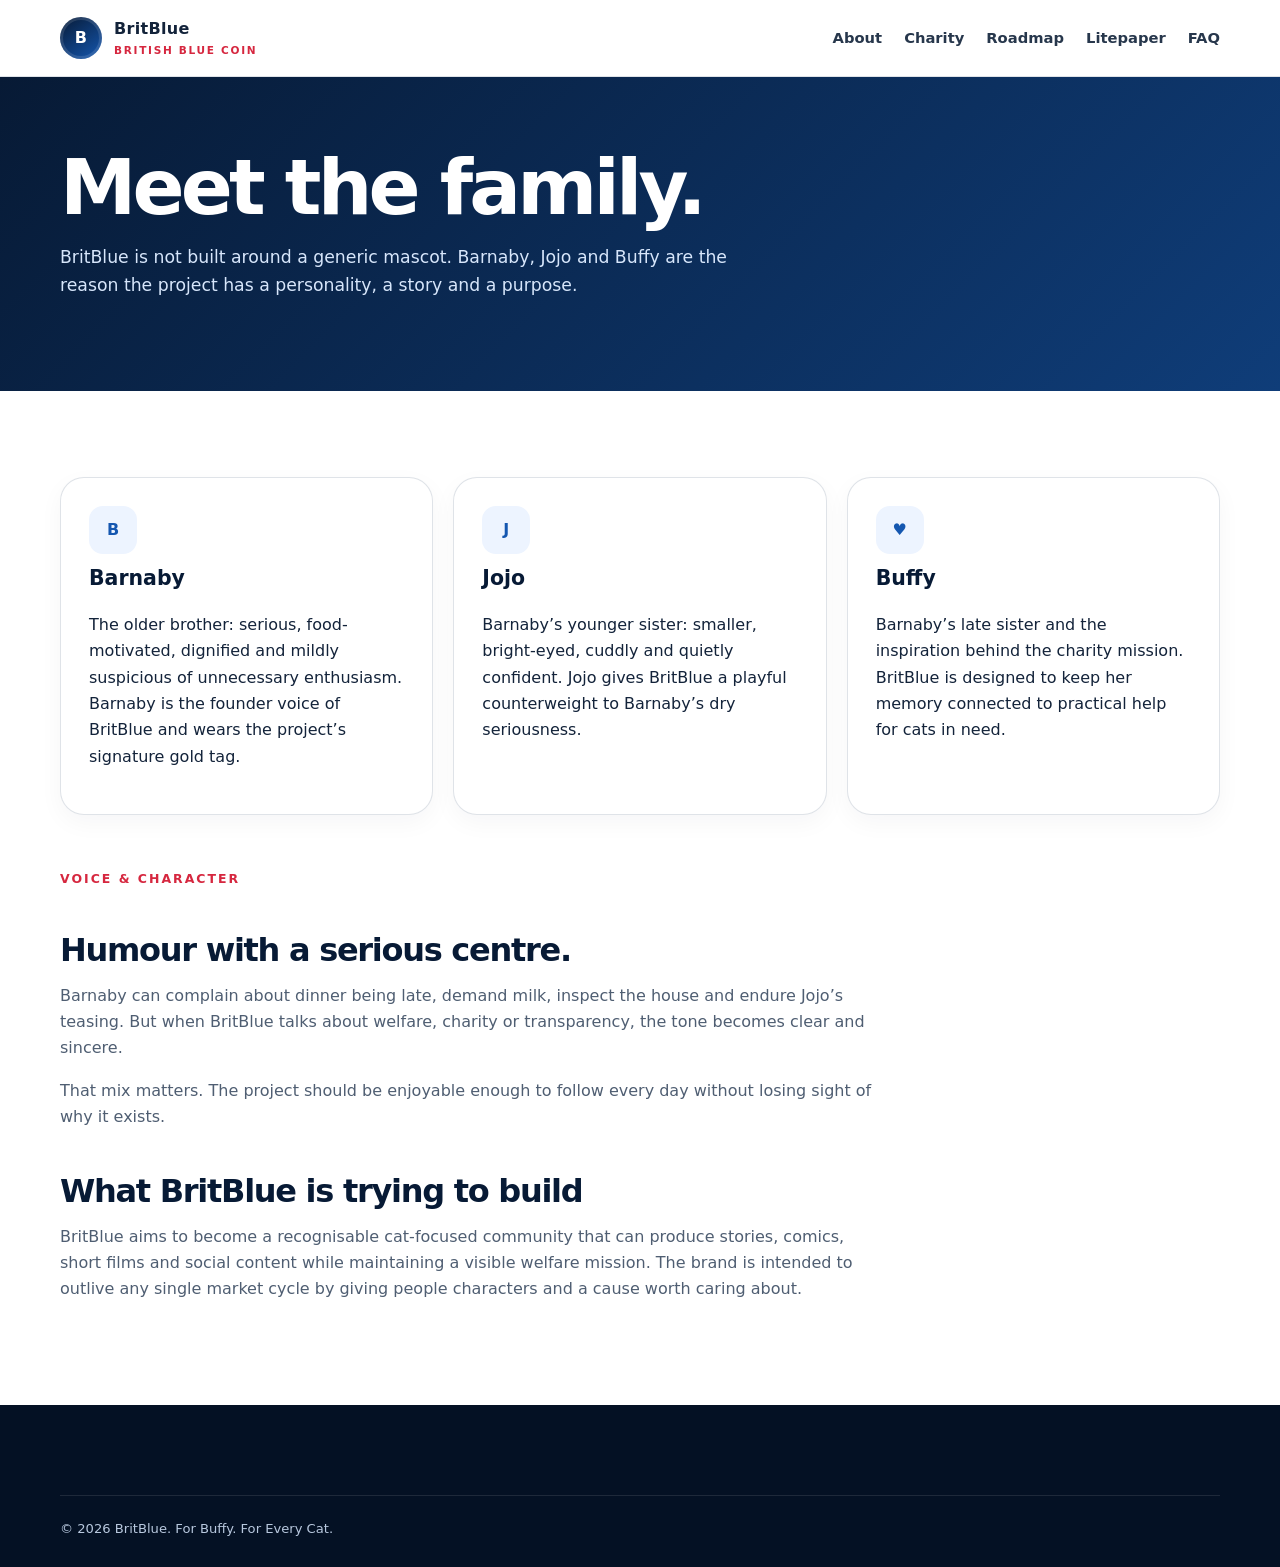
<file: about.html>
<!doctype html><html lang="en"><head><meta charset="utf-8"><meta name="viewport" content="width=device-width,initial-scale=1"><title>About — BritBlue</title><meta name="description" content="Meet Barnaby and Jojo and learn the story behind BritBlue."><link rel="stylesheet" href="styles.css"></head><body><header class="site-header"><div class="wrap nav"><a class="brand" href="index.html"><span class="brand-mark">B</span><span>BritBlue<small>British Blue Coin</small></span></a><button class="menu-btn" aria-label="Open menu">☰</button><nav class="links"><a href="about.html">About</a><a href="charity.html">Charity</a><a href="roadmap.html">Roadmap</a><a href="litepaper.html">Litepaper</a><a href="faq.html">FAQ</a></nav></div></header><main><section class="page-hero"><div class="wrap"><h1>Meet the family.</h1><p>BritBlue is not built around a generic mascot. Barnaby, Jojo and Buffy are the reason the project has a personality, a story and a purpose.</p></div></section><section class="section"><div class="wrap"><div class="grid-3"><article class="card"><div class="icon">B</div><h3>Barnaby</h3><p>The older brother: serious, food-motivated, dignified and mildly suspicious of unnecessary enthusiasm. Barnaby is the founder voice of BritBlue and wears the project’s signature gold tag.</p></article><article class="card"><div class="icon">J</div><h3>Jojo</h3><p>Barnaby’s younger sister: smaller, bright-eyed, cuddly and quietly confident. Jojo gives BritBlue a playful counterweight to Barnaby’s dry seriousness.</p></article><article class="card"><div class="icon">♥</div><h3>Buffy</h3><p>Barnaby’s late sister and the inspiration behind the charity mission. BritBlue is designed to keep her memory connected to practical help for cats in need.</p></article></div><div class="prose" style="margin-top:54px"><div class="kicker">Voice & character</div><h2>Humour with a serious centre.</h2><p>Barnaby can complain about dinner being late, demand milk, inspect the house and endure Jojo’s teasing. But when BritBlue talks about welfare, charity or transparency, the tone becomes clear and sincere.</p><p>That mix matters. The project should be enjoyable enough to follow every day without losing sight of why it exists.</p><h2>What BritBlue is trying to build</h2><p>BritBlue aims to become a recognisable cat-focused community that can produce stories, comics, short films and social content while maintaining a visible welfare mission. The brand is intended to outlive any single market cycle by giving people characters and a cause worth caring about.</p></div></div></section></main><footer class="footer"><div class="wrap"><div class="footer-bottom">© <span data-year></span> BritBlue. For Buffy. For Every Cat.</div></div></footer><script src="script.js"></script></body></html>
</file>
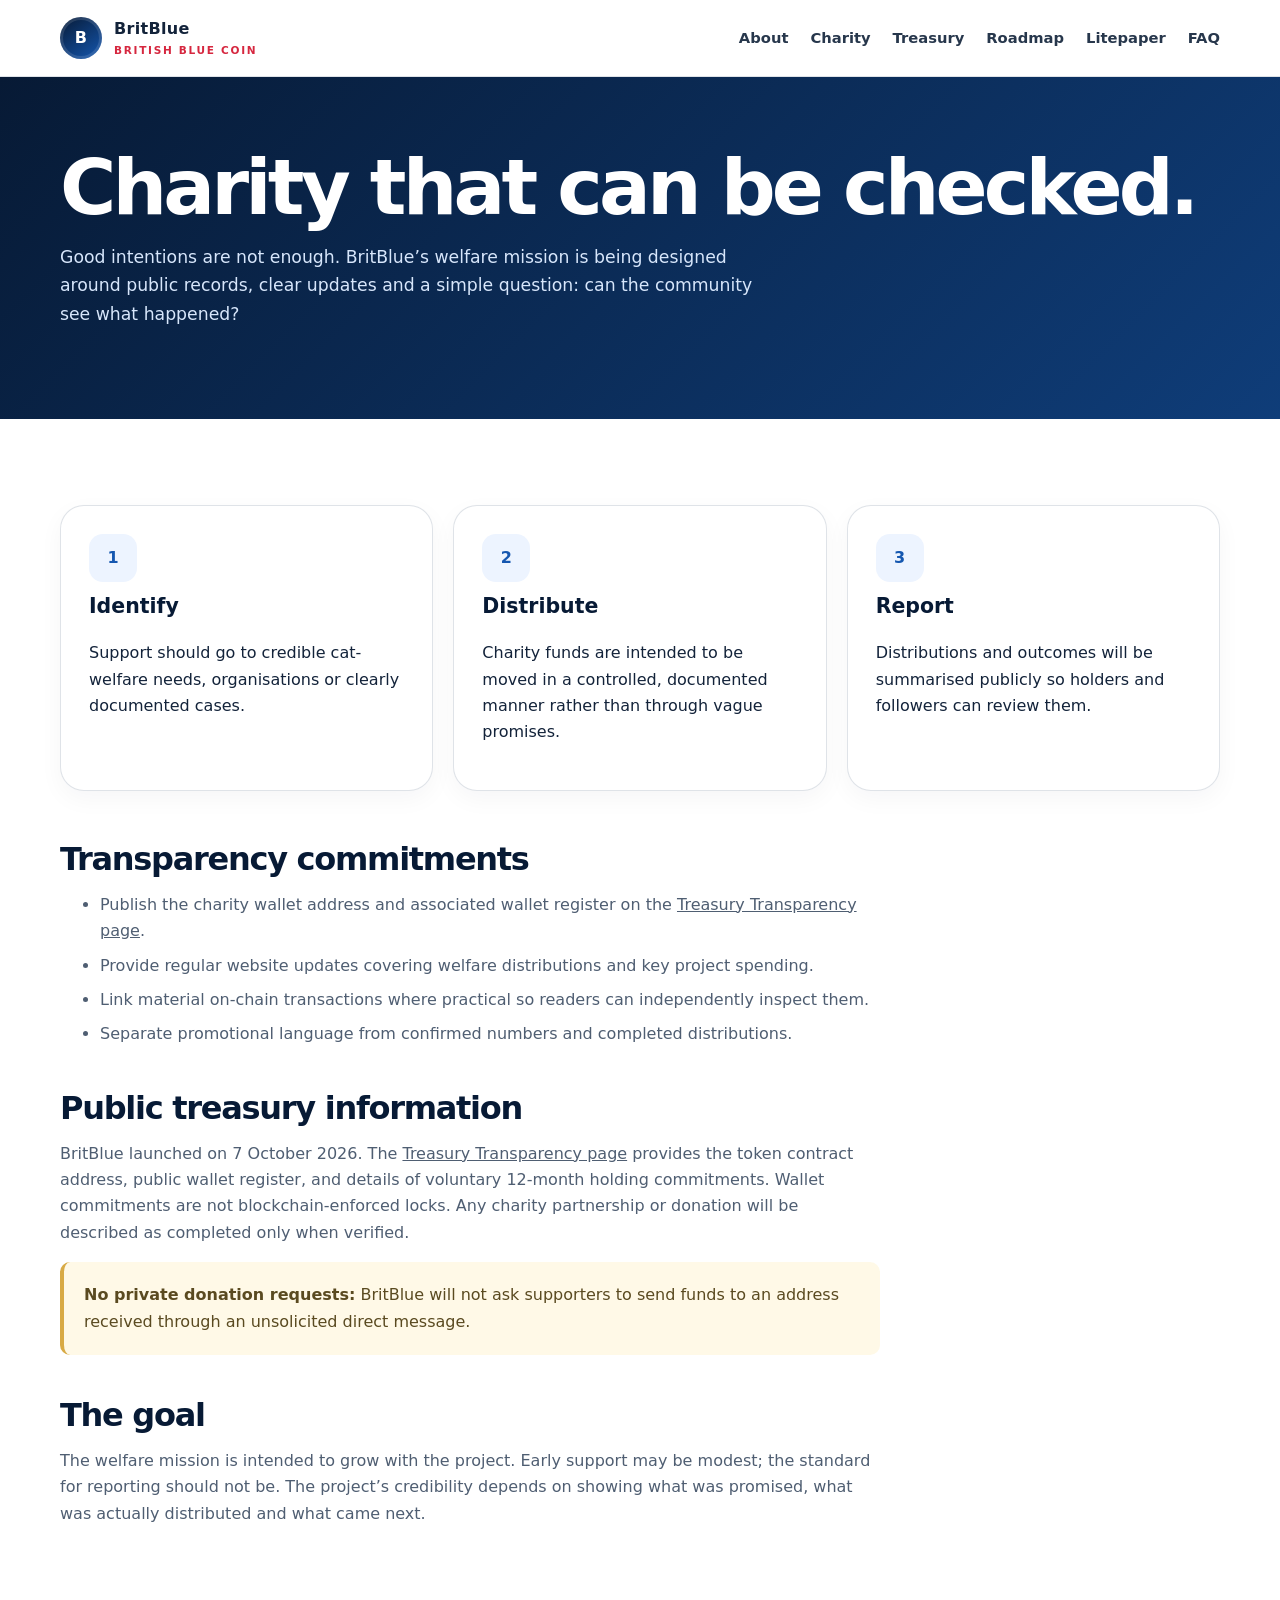
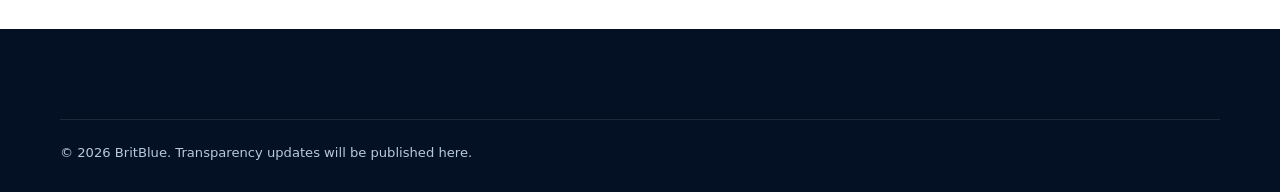
<file: charity.html>
<!doctype html><html lang="en"><head><meta charset="utf-8"><meta name="viewport" content="width=device-width,initial-scale=1"><title>Charity & Transparency — BritBlue</title><meta name="description" content="How BritBlue plans to support cat welfare and report charity activity transparently."><link rel="stylesheet" href="styles.css"></head><body><header class="site-header"><div class="wrap nav"><a class="brand" href="index.html"><span class="brand-mark">B</span><span>BritBlue<small>British Blue Coin</small></span></a><button class="menu-btn" aria-label="Open menu">☰</button><nav class="links"><a href="about.html">About</a><a href="charity.html">Charity</a><a href="treasury.html">Treasury</a><a href="roadmap.html">Roadmap</a><a href="litepaper.html">Litepaper</a><a href="faq.html">FAQ</a></nav></div></header><main><section class="page-hero"><div class="wrap"><h1>Charity that can be checked.</h1><p>Good intentions are not enough. BritBlue’s welfare mission is being designed around public records, clear updates and a simple question: can the community see what happened?</p></div></section><section class="section"><div class="wrap"><div class="grid-3"><article class="card"><div class="icon">1</div><h3>Identify</h3><p>Support should go to credible cat-welfare needs, organisations or clearly documented cases.</p></article><article class="card"><div class="icon">2</div><h3>Distribute</h3><p>Charity funds are intended to be moved in a controlled, documented manner rather than through vague promises.</p></article><article class="card"><div class="icon">3</div><h3>Report</h3><p>Distributions and outcomes will be summarised publicly so holders and followers can review them.</p></article></div><div class="prose" style="margin-top:52px"><h2>Transparency commitments</h2><ul><li>Publish the charity wallet address and associated wallet register on the <a href="treasury.html">Treasury Transparency page</a>.</li><li>Provide regular website updates covering welfare distributions and key project spending.</li><li>Link material on-chain transactions where practical so readers can independently inspect them.</li><li>Separate promotional language from confirmed numbers and completed distributions.</li></ul><h2>Public treasury information</h2><p>BritBlue launched on 7 October 2026. The <a href="treasury.html">Treasury Transparency page</a> provides the token contract address, public wallet register, and details of voluntary 12-month holding commitments. Wallet commitments are not blockchain-enforced locks. Any charity partnership or donation will be described as completed only when verified.</p><div class="notice"><strong>No private donation requests:</strong> BritBlue will not ask supporters to send funds to an address received through an unsolicited direct message.</div><h2>The goal</h2><p>The welfare mission is intended to grow with the project. Early support may be modest; the standard for reporting should not be. The project’s credibility depends on showing what was promised, what was actually distributed and what came next.</p></div></div></section></main><footer class="footer"><div class="wrap"><div class="footer-bottom">© <span data-year></span> BritBlue. Transparency updates will be published here.</div></div></footer><script src="script.js"></script></body></html>
</file>
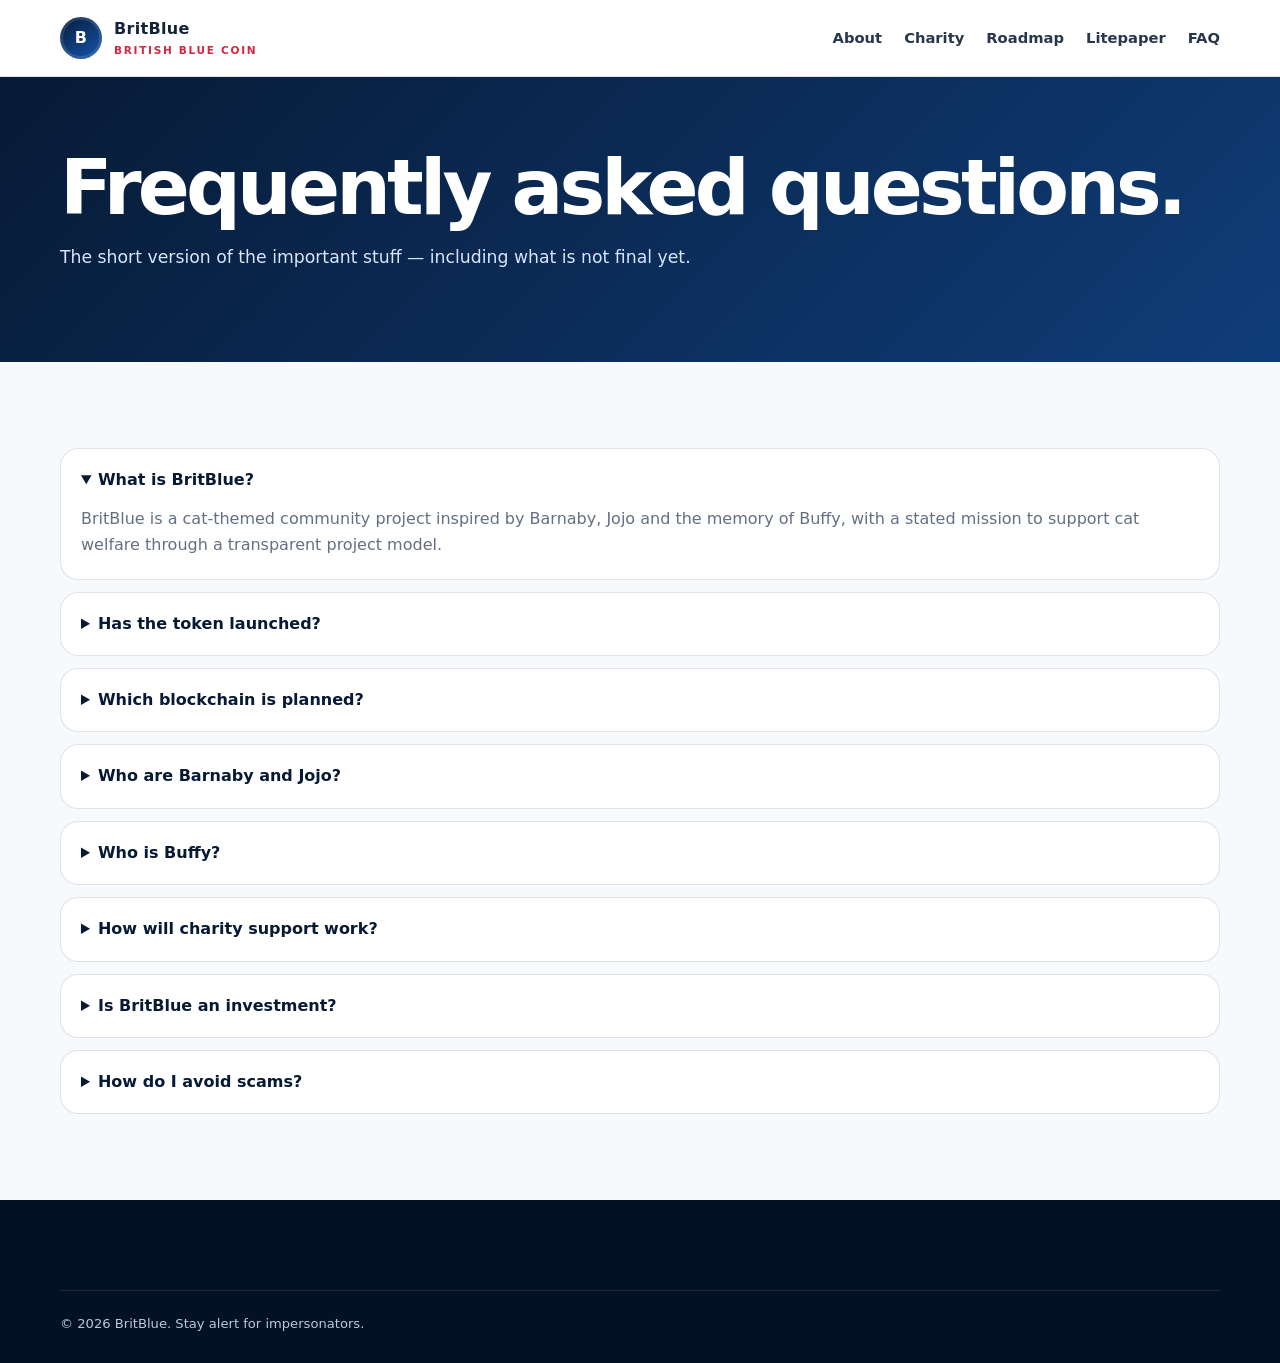
<file: faq.html>
<!doctype html><html lang="en"><head><meta charset="utf-8"><meta name="viewport" content="width=device-width,initial-scale=1"><title>FAQ — BritBlue</title><meta name="description" content="Frequently asked questions about BritBlue, its launch, characters and cat welfare mission."><link rel="stylesheet" href="styles.css"></head><body><header class="site-header"><div class="wrap nav"><a class="brand" href="index.html"><span class="brand-mark">B</span><span>BritBlue<small>British Blue Coin</small></span></a><button class="menu-btn" aria-label="Open menu">☰</button><nav class="links"><a href="about.html">About</a><a href="charity.html">Charity</a><a href="roadmap.html">Roadmap</a><a href="litepaper.html">Litepaper</a><a href="faq.html">FAQ</a></nav></div></header><main><section class="page-hero"><div class="wrap"><h1>Frequently asked questions.</h1><p>The short version of the important stuff — including what is not final yet.</p></div></section><section class="section tint"><div class="wrap faq"><details open><summary>What is BritBlue?</summary><p>BritBlue is a cat-themed community project inspired by Barnaby, Jojo and the memory of Buffy, with a stated mission to support cat welfare through a transparent project model.</p></details><details><summary>Has the token launched?</summary><p>No. BritBlue is currently pre-launch. Do not trust a contract address unless it is published on this website and official BritBlue channels.</p></details><details><summary>Which blockchain is planned?</summary><p>Solana is the planned network, with Pump.fun as the intended public launch venue.</p></details><details><summary>Who are Barnaby and Jojo?</summary><p>Barnaby is the older British Blue and the project’s founder voice. Jojo is his younger sister and co-star. Their real personalities shape the project’s stories and humour.</p></details><details><summary>Who is Buffy?</summary><p>Buffy was Barnaby’s sister. Her memory inspired the project’s cat-welfare mission and the line “For Buffy. For Every Cat.”</p></details><details><summary>How will charity support work?</summary><p>The project intends to use publicly disclosed mechanisms such as designated wallets and/or project-generated revenue. Final percentages, addresses and distribution rules will be published when operational.</p></details><details><summary>Is BritBlue an investment?</summary><p>BritBlue is a speculative cryptocurrency project. Nothing on the website is financial advice and there is no guarantee of profit, liquidity or continued value.</p></details><details><summary>How do I avoid scams?</summary><p>Use only links published on this website or the official social accounts. Ignore unsolicited DMs, “presale” offers, wallet-connection requests and contract addresses posted by third parties.</p></details></div></section></main><footer class="footer"><div class="wrap"><div class="footer-bottom">© <span data-year></span> BritBlue. Stay alert for impersonators.</div></div></footer><script src="script.js"></script></body></html>
</file>
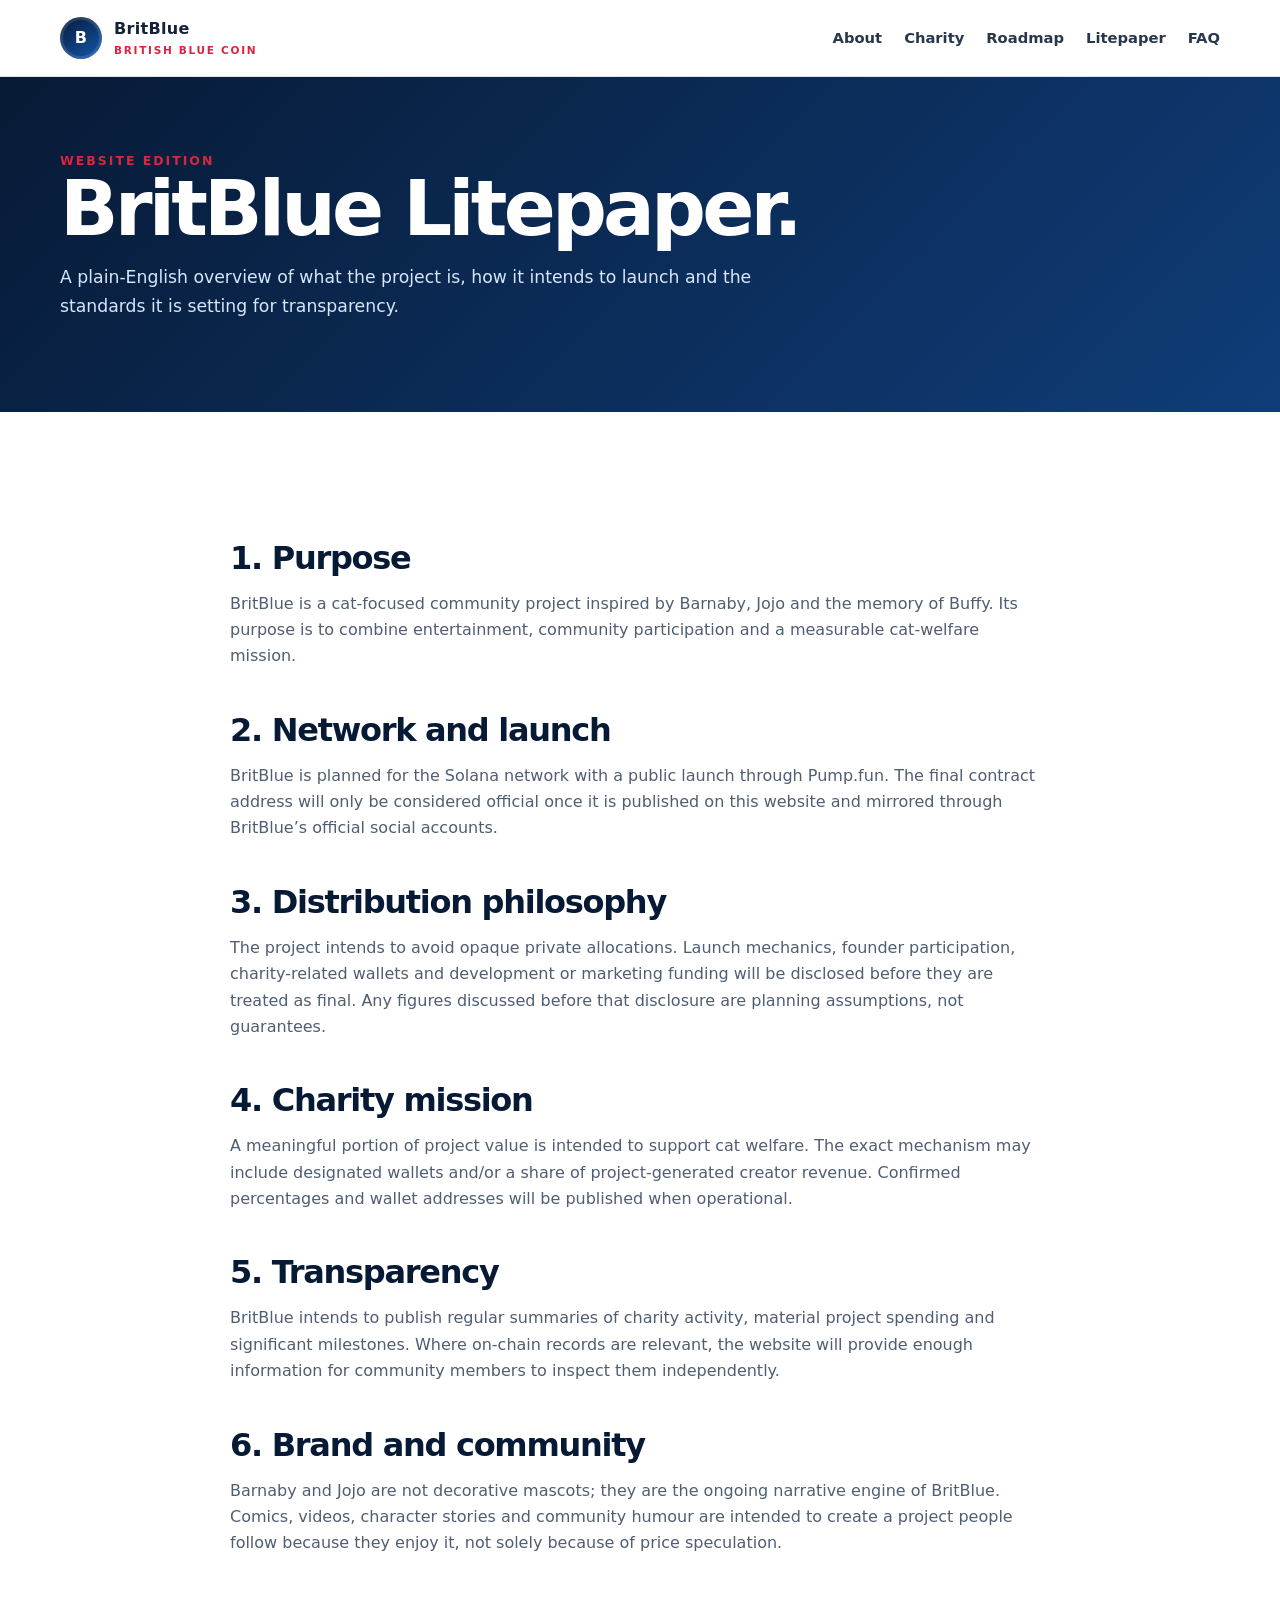
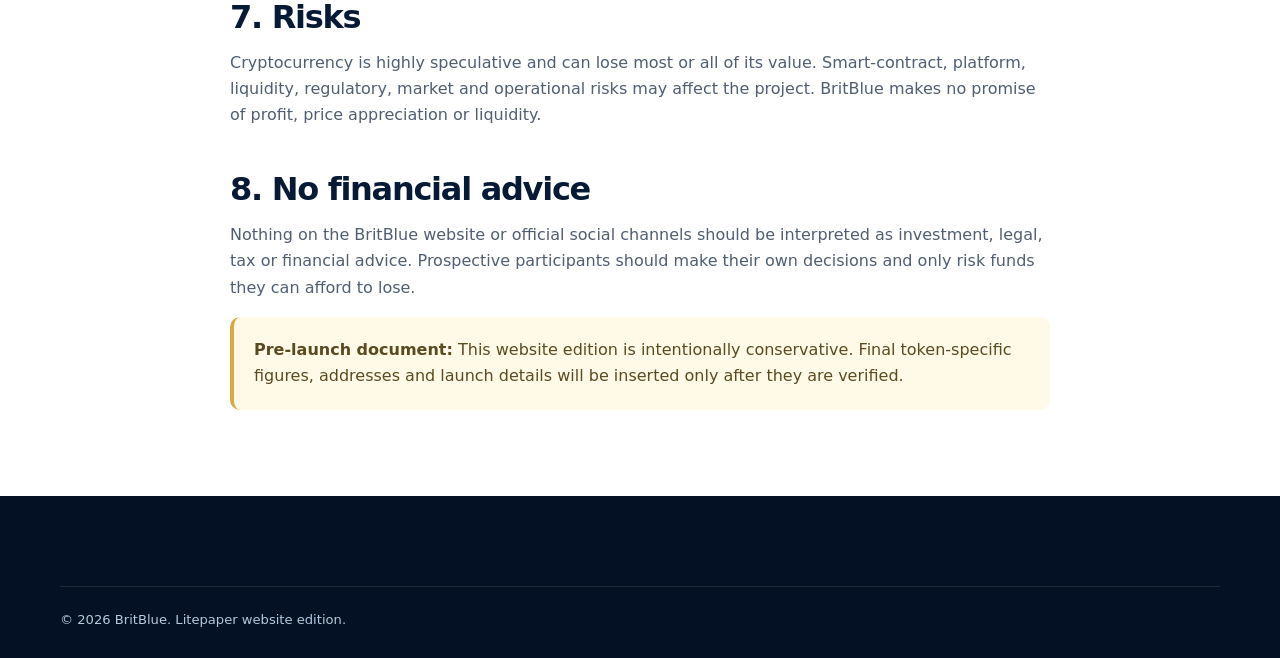
<file: litepaper.html>
<!doctype html><html lang="en"><head><meta charset="utf-8"><meta name="viewport" content="width=device-width,initial-scale=1"><title>Litepaper — BritBlue</title><meta name="description" content="BritBlue Litepaper: mission, launch approach, transparency principles and project risks."><link rel="stylesheet" href="styles.css"></head><body><header class="site-header"><div class="wrap nav"><a class="brand" href="index.html"><span class="brand-mark">B</span><span>BritBlue<small>British Blue Coin</small></span></a><button class="menu-btn" aria-label="Open menu">☰</button><nav class="links"><a href="about.html">About</a><a href="charity.html">Charity</a><a href="roadmap.html">Roadmap</a><a href="litepaper.html">Litepaper</a><a href="faq.html">FAQ</a></nav></div></header><main><section class="page-hero"><div class="wrap"><div class="kicker">Website edition</div><h1>BritBlue Litepaper.</h1><p>A plain-English overview of what the project is, how it intends to launch and the standards it is setting for transparency.</p></div></section><section class="section"><div class="wrap prose"><h2>1. Purpose</h2><p>BritBlue is a cat-focused community project inspired by Barnaby, Jojo and the memory of Buffy. Its purpose is to combine entertainment, community participation and a measurable cat-welfare mission.</p><h2>2. Network and launch</h2><p>BritBlue is planned for the Solana network with a public launch through Pump.fun. The final contract address will only be considered official once it is published on this website and mirrored through BritBlue’s official social accounts.</p><h2>3. Distribution philosophy</h2><p>The project intends to avoid opaque private allocations. Launch mechanics, founder participation, charity-related wallets and development or marketing funding will be disclosed before they are treated as final. Any figures discussed before that disclosure are planning assumptions, not guarantees.</p><h2>4. Charity mission</h2><p>A meaningful portion of project value is intended to support cat welfare. The exact mechanism may include designated wallets and/or a share of project-generated creator revenue. Confirmed percentages and wallet addresses will be published when operational.</p><h2>5. Transparency</h2><p>BritBlue intends to publish regular summaries of charity activity, material project spending and significant milestones. Where on-chain records are relevant, the website will provide enough information for community members to inspect them independently.</p><h2>6. Brand and community</h2><p>Barnaby and Jojo are not decorative mascots; they are the ongoing narrative engine of BritBlue. Comics, videos, character stories and community humour are intended to create a project people follow because they enjoy it, not solely because of price speculation.</p><h2>7. Risks</h2><p>Cryptocurrency is highly speculative and can lose most or all of its value. Smart-contract, platform, liquidity, regulatory, market and operational risks may affect the project. BritBlue makes no promise of profit, price appreciation or liquidity.</p><h2>8. No financial advice</h2><p>Nothing on the BritBlue website or official social channels should be interpreted as investment, legal, tax or financial advice. Prospective participants should make their own decisions and only risk funds they can afford to lose.</p><div class="notice"><strong>Pre-launch document:</strong> This website edition is intentionally conservative. Final token-specific figures, addresses and launch details will be inserted only after they are verified.</div></div></section></main><footer class="footer"><div class="wrap"><div class="footer-bottom">© <span data-year></span> BritBlue. Litepaper website edition.</div></div></footer><script src="script.js"></script></body></html>
</file>
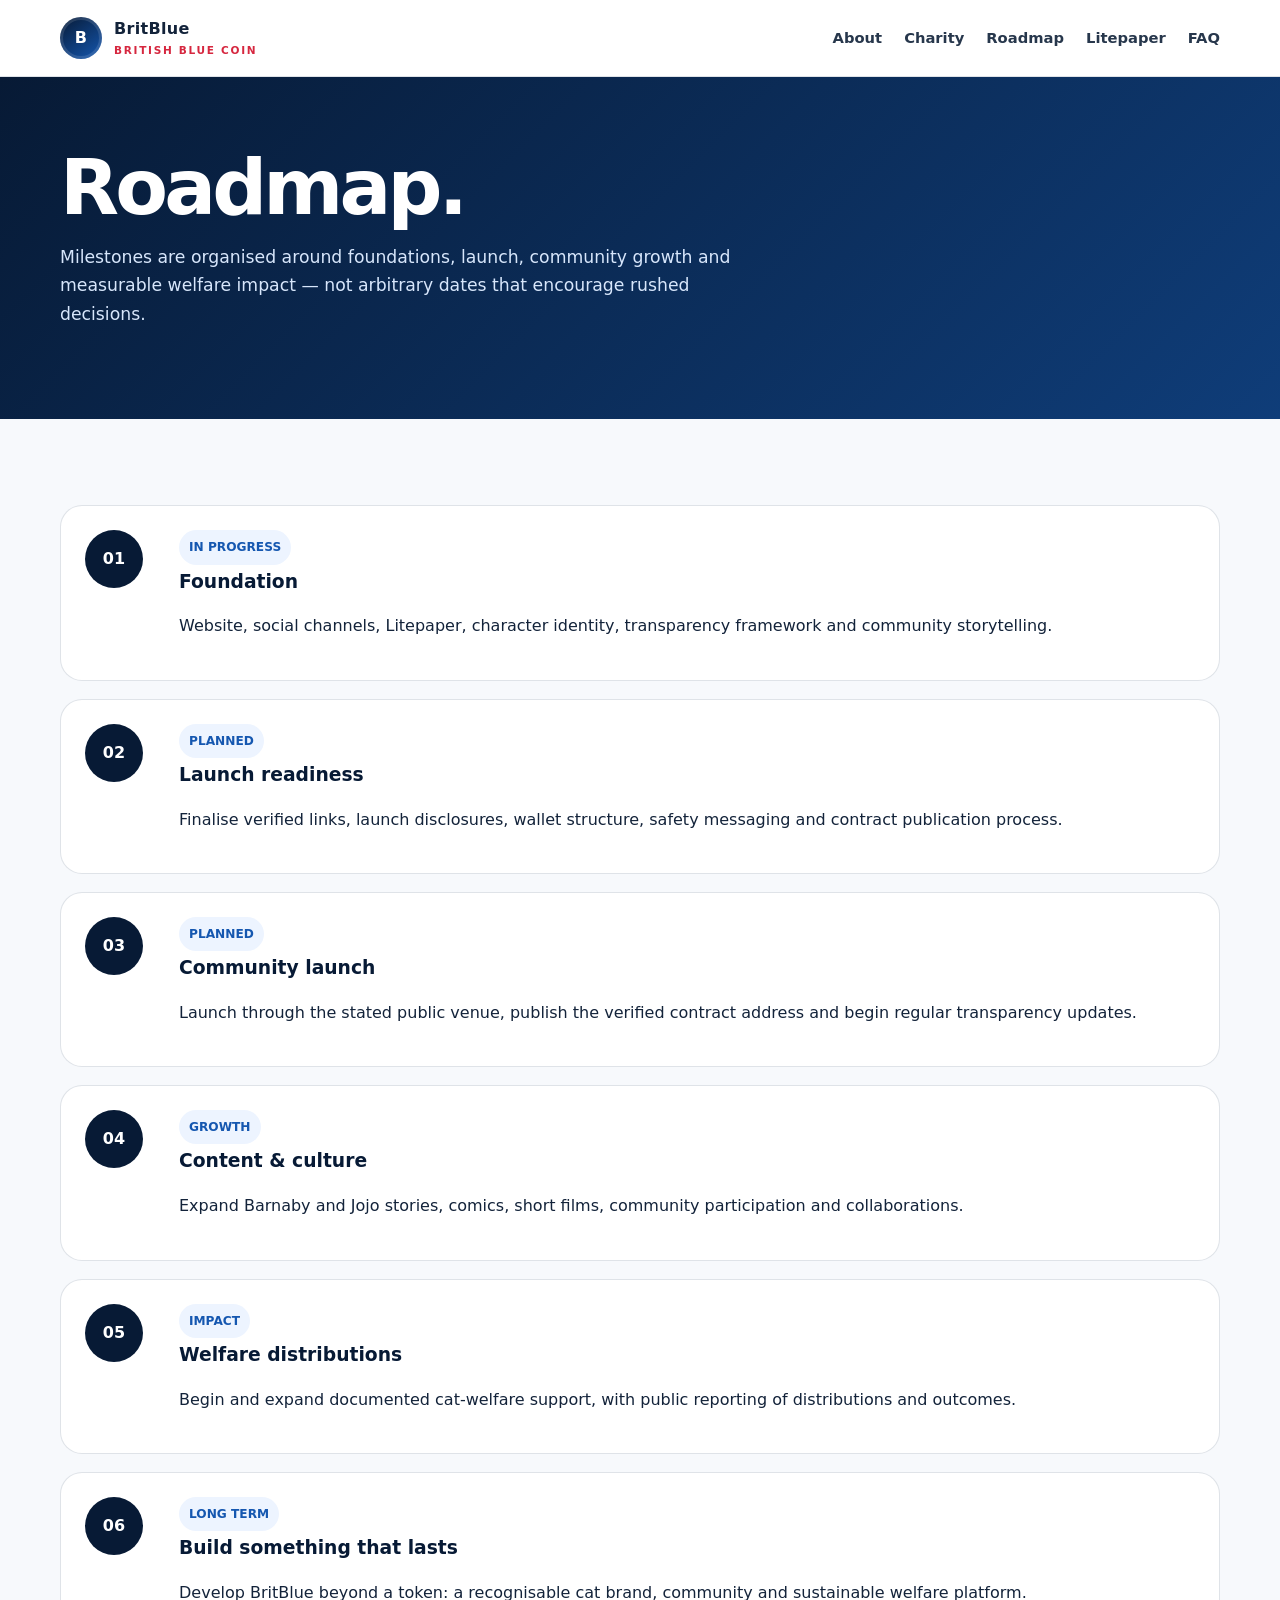
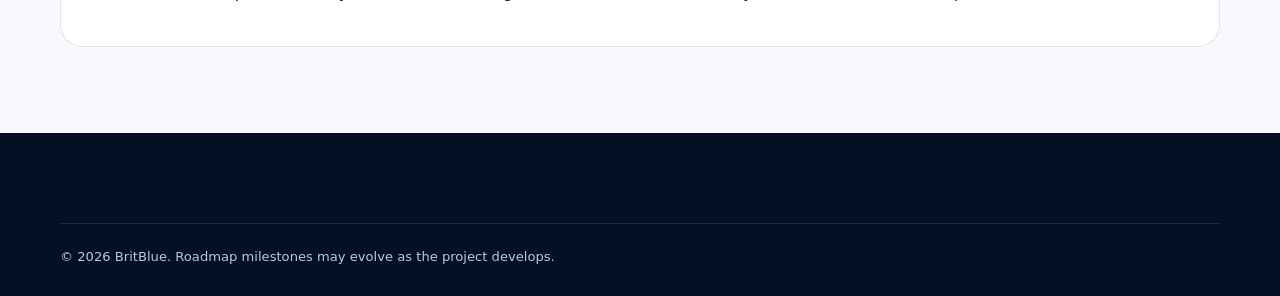
<file: roadmap.html>
<!doctype html><html lang="en"><head><meta charset="utf-8"><meta name="viewport" content="width=device-width,initial-scale=1"><title>Roadmap — BritBlue</title><meta name="description" content="BritBlue project roadmap from pre-launch foundations to community growth and cat welfare support."><link rel="stylesheet" href="styles.css"></head><body><header class="site-header"><div class="wrap nav"><a class="brand" href="index.html"><span class="brand-mark">B</span><span>BritBlue<small>British Blue Coin</small></span></a><button class="menu-btn" aria-label="Open menu">☰</button><nav class="links"><a href="about.html">About</a><a href="charity.html">Charity</a><a href="roadmap.html">Roadmap</a><a href="litepaper.html">Litepaper</a><a href="faq.html">FAQ</a></nav></div></header><main><section class="page-hero"><div class="wrap"><h1>Roadmap.</h1><p>Milestones are organised around foundations, launch, community growth and measurable welfare impact — not arbitrary dates that encourage rushed decisions.</p></div></section><section class="section tint"><div class="wrap timeline"><div class="step"><div class="num">01</div><div><span class="pill">IN PROGRESS</span><h3>Foundation</h3><p>Website, social channels, Litepaper, character identity, transparency framework and community storytelling.</p></div></div><div class="step"><div class="num">02</div><div><span class="pill">PLANNED</span><h3>Launch readiness</h3><p>Finalise verified links, launch disclosures, wallet structure, safety messaging and contract publication process.</p></div></div><div class="step"><div class="num">03</div><div><span class="pill">PLANNED</span><h3>Community launch</h3><p>Launch through the stated public venue, publish the verified contract address and begin regular transparency updates.</p></div></div><div class="step"><div class="num">04</div><div><span class="pill">GROWTH</span><h3>Content & culture</h3><p>Expand Barnaby and Jojo stories, comics, short films, community participation and collaborations.</p></div></div><div class="step"><div class="num">05</div><div><span class="pill">IMPACT</span><h3>Welfare distributions</h3><p>Begin and expand documented cat-welfare support, with public reporting of distributions and outcomes.</p></div></div><div class="step"><div class="num">06</div><div><span class="pill">LONG TERM</span><h3>Build something that lasts</h3><p>Develop BritBlue beyond a token: a recognisable cat brand, community and sustainable welfare platform.</p></div></div></div></section></main><footer class="footer"><div class="wrap"><div class="footer-bottom">© <span data-year></span> BritBlue. Roadmap milestones may evolve as the project develops.</div></div></footer><script src="script.js"></script></body></html>
</file>
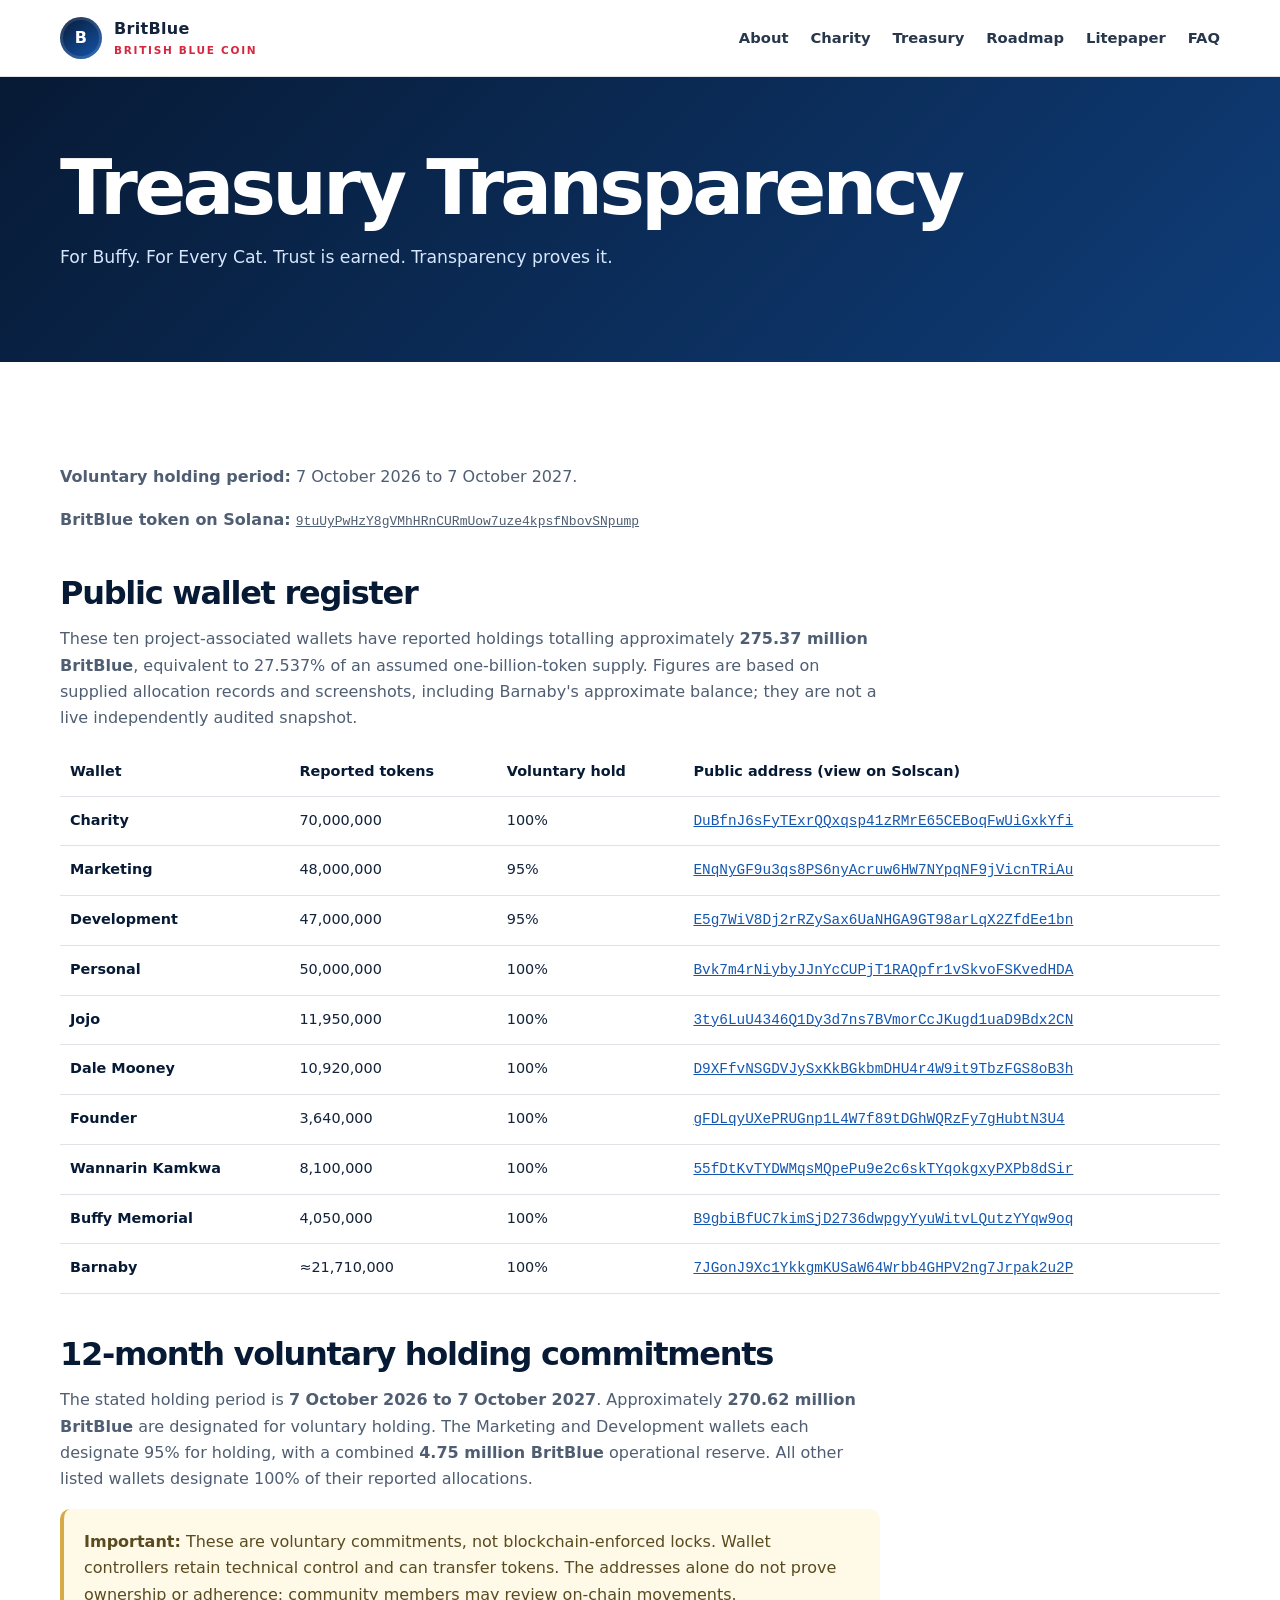
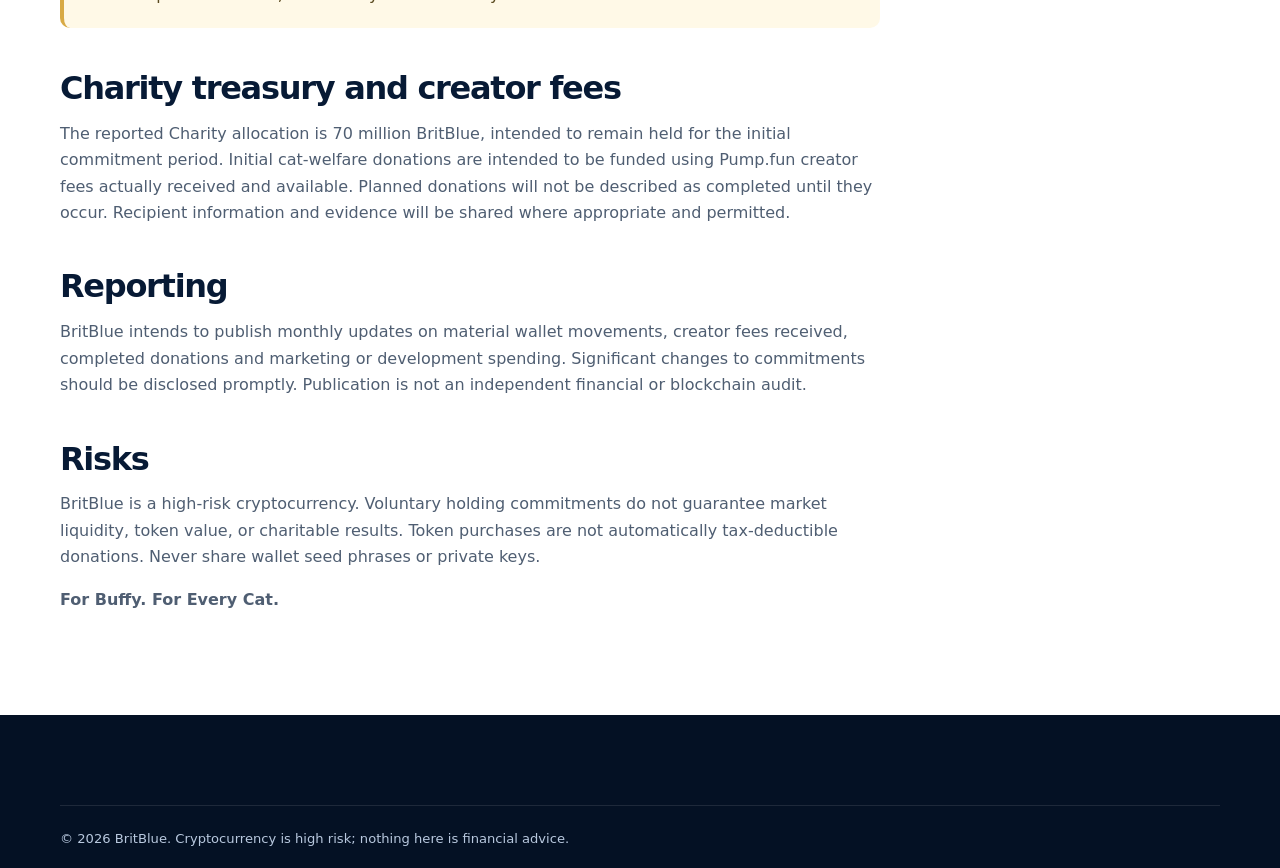
<file: treasury.html>
<!doctype html><html lang="en"><head><meta charset="utf-8"><meta name="viewport" content="width=device-width,initial-scale=1"><title>Treasury Transparency — BritBlue</title><meta name="description" content="BritBlue treasury wallets, voluntary token holding commitments and charity reporting policy."><link rel="stylesheet" href="styles.css"></head><body><header class="site-header"><div class="wrap nav"><a class="brand" href="index.html"><span class="brand-mark">B</span><span>BritBlue<small>British Blue Coin</small></span></a><button class="menu-btn" aria-label="Open menu" aria-expanded="false">☰</button><nav class="links"><a href="about.html">About</a><a href="charity.html">Charity</a><a href="treasury.html">Treasury</a><a href="roadmap.html">Roadmap</a><a href="litepaper.html">Litepaper</a><a href="faq.html">FAQ</a></nav></div></header><main><section class="page-hero"><div class="wrap"><h1>Treasury Transparency</h1><p>For Buffy. For Every Cat. Trust is earned. Transparency proves it.</p></div></section><section class="section"><div class="wrap"><div class="prose"><p><strong>Voluntary holding period:</strong> 7 October 2026 to 7 October 2027.</p><p><strong>BritBlue token on Solana:</strong> <a href="https://solscan.io/token/9tuUyPwHzY8gVMhHRnCURmUow7uze4kpsfNbovSNpump" target="_blank" rel="noopener noreferrer"><code style="overflow-wrap:anywhere">9tuUyPwHzY8gVMhHRnCURmUow7uze4kpsfNbovSNpump</code></a></p><h2>Public wallet register</h2><p>These ten project-associated wallets have reported holdings totalling approximately <strong>275.37 million BritBlue</strong>, equivalent to 27.537% of an assumed one-billion-token supply. Figures are based on supplied allocation records and screenshots, including Barnaby's approximate balance; they are not a live independently audited snapshot.</p></div><div style="overflow-x:auto"><table style="width:100%;border-collapse:collapse;text-align:left;font-size:.9rem"><thead><tr><th>Wallet</th><th>Reported tokens</th><th>Voluntary hold</th><th>Public address (view on Solscan)</th></tr></thead><tbody><tr><th scope="row">Charity</th><td>70,000,000</td><td>100%</td><td><a href="https://solscan.io/account/DuBfnJ6sFyTExrQQxqsp41zRMrE65CEBoqFwUiGxkYfi" target="_blank" rel="noopener noreferrer"><code style="overflow-wrap:anywhere">DuBfnJ6sFyTExrQQxqsp41zRMrE65CEBoqFwUiGxkYfi</code></a></td></tr><tr><th scope="row">Marketing</th><td>48,000,000</td><td>95%</td><td><a href="https://solscan.io/account/ENqNyGF9u3qs8PS6nyAcruw6HW7NYpqNF9jVicnTRiAu" target="_blank" rel="noopener noreferrer"><code style="overflow-wrap:anywhere">ENqNyGF9u3qs8PS6nyAcruw6HW7NYpqNF9jVicnTRiAu</code></a></td></tr><tr><th scope="row">Development</th><td>47,000,000</td><td>95%</td><td><a href="https://solscan.io/account/E5g7WiV8Dj2rRZySax6UaNHGA9GT98arLqX2ZfdEe1bn" target="_blank" rel="noopener noreferrer"><code style="overflow-wrap:anywhere">E5g7WiV8Dj2rRZySax6UaNHGA9GT98arLqX2ZfdEe1bn</code></a></td></tr><tr><th scope="row">Personal</th><td>50,000,000</td><td>100%</td><td><a href="https://solscan.io/account/Bvk7m4rNiybyJJnYcCUPjT1RAQpfr1vSkvoFSKvedHDA" target="_blank" rel="noopener noreferrer"><code style="overflow-wrap:anywhere">Bvk7m4rNiybyJJnYcCUPjT1RAQpfr1vSkvoFSKvedHDA</code></a></td></tr><tr><th scope="row">Jojo</th><td>11,950,000</td><td>100%</td><td><a href="https://solscan.io/account/3ty6LuU4346Q1Dy3d7ns7BVmorCcJKugd1uaD9Bdx2CN" target="_blank" rel="noopener noreferrer"><code style="overflow-wrap:anywhere">3ty6LuU4346Q1Dy3d7ns7BVmorCcJKugd1uaD9Bdx2CN</code></a></td></tr><tr><th scope="row">Dale Mooney</th><td>10,920,000</td><td>100%</td><td><a href="https://solscan.io/account/D9XFfvNSGDVJySxKkBGkbmDHU4r4W9it9TbzFGS8oB3h" target="_blank" rel="noopener noreferrer"><code style="overflow-wrap:anywhere">D9XFfvNSGDVJySxKkBGkbmDHU4r4W9it9TbzFGS8oB3h</code></a></td></tr><tr><th scope="row">Founder</th><td>3,640,000</td><td>100%</td><td><a href="https://solscan.io/account/gFDLqyUXePRUGnp1L4W7f89tDGhWQRzFy7gHubtN3U4" target="_blank" rel="noopener noreferrer"><code style="overflow-wrap:anywhere">gFDLqyUXePRUGnp1L4W7f89tDGhWQRzFy7gHubtN3U4</code></a></td></tr><tr><th scope="row">Wannarin Kamkwa</th><td>8,100,000</td><td>100%</td><td><a href="https://solscan.io/account/55fDtKvTYDWMqsMQpePu9e2c6skTYqokgxyPXPb8dSir" target="_blank" rel="noopener noreferrer"><code style="overflow-wrap:anywhere">55fDtKvTYDWMqsMQpePu9e2c6skTYqokgxyPXPb8dSir</code></a></td></tr><tr><th scope="row">Buffy Memorial</th><td>4,050,000</td><td>100%</td><td><a href="https://solscan.io/account/B9gbiBfUC7kimSjD2736dwpgyYyuWitvLQutzYYqw9oq" target="_blank" rel="noopener noreferrer"><code style="overflow-wrap:anywhere">B9gbiBfUC7kimSjD2736dwpgyYyuWitvLQutzYYqw9oq</code></a></td></tr><tr><th scope="row">Barnaby</th><td>≈21,710,000</td><td>100%</td><td><a href="https://solscan.io/account/7JGonJ9Xc1YkkgmKUSaW64Wrbb4GHPV2ng7Jrpak2u2P" target="_blank" rel="noopener noreferrer"><code style="overflow-wrap:anywhere">7JGonJ9Xc1YkkgmKUSaW64Wrbb4GHPV2ng7Jrpak2u2P</code></a></td></tr></tbody></table></div><div class="prose"><h2>12-month voluntary holding commitments</h2><p>The stated holding period is <strong>7 October 2026 to 7 October 2027</strong>. Approximately <strong>270.62 million BritBlue</strong> are designated for voluntary holding. The Marketing and Development wallets each designate 95% for holding, with a combined <strong>4.75 million BritBlue</strong> operational reserve. All other listed wallets designate 100% of their reported allocations.</p><div class="notice"><strong>Important:</strong> These are voluntary commitments, not blockchain-enforced locks. Wallet controllers retain technical control and can transfer tokens. The addresses alone do not prove ownership or adherence; community members may review on-chain movements.</div><h2>Charity treasury and creator fees</h2><p>The reported Charity allocation is 70 million BritBlue, intended to remain held for the initial commitment period. Initial cat-welfare donations are intended to be funded using Pump.fun creator fees actually received and available. Planned donations will not be described as completed until they occur. Recipient information and evidence will be shared where appropriate and permitted.</p><h2>Reporting</h2><p>BritBlue intends to publish monthly updates on material wallet movements, creator fees received, completed donations and marketing or development spending. Significant changes to commitments should be disclosed promptly. Publication is not an independent financial or blockchain audit.</p><h2>Risks</h2><p>BritBlue is a high-risk cryptocurrency. Voluntary holding commitments do not guarantee market liquidity, token value, or charitable results. Token purchases are not automatically tax-deductible donations. Never share wallet seed phrases or private keys.</p><p><strong>For Buffy. For Every Cat.</strong></p></div></div></section></main><footer class="footer"><div class="wrap"><div class="footer-bottom">© <span data-year></span> BritBlue. Cryptocurrency is high risk; nothing here is financial advice.</div></div></footer><style>table th,table td{padding:12px 10px;border-bottom:1px solid rgba(10,38,78,.13);vertical-align:top}table th{color:#071a35}table a{color:#1557b0}</style><script src="script.js"></script></body></html>
</file>
<file: styles.css>
:root{--navy:#071a35;--navy2:#0b2a55;--blue:#1557b0;--royal:#1d4ed8;--red:#d6273f;--cream:#f7f2e8;--white:#fff;--ink:#13233a;--muted:#637083;--gold:#d8aa45;--line:rgba(10,38,78,.13);--shadow:0 20px 60px rgba(7,26,53,.13);--radius:24px}
*{box-sizing:border-box}html{scroll-behavior:smooth}body{margin:0;font-family:Inter,ui-sans-serif,system-ui,-apple-system,BlinkMacSystemFont,"Segoe UI",sans-serif;color:var(--ink);background:#fff;line-height:1.65}a{color:inherit}img{max-width:100%;display:block}.wrap{width:min(1160px,calc(100% - 36px));margin:auto}.site-header{position:sticky;top:0;z-index:20;background:rgba(255,255,255,.94);backdrop-filter:blur(14px);border-bottom:1px solid var(--line)}.nav{height:76px;display:flex;align-items:center;justify-content:space-between;gap:24px}.brand{display:flex;align-items:center;gap:12px;text-decoration:none;font-weight:900;letter-spacing:.02em}.brand-mark{width:42px;height:42px;border-radius:50%;display:grid;place-items:center;background:linear-gradient(145deg,var(--navy),var(--blue));color:#fff;box-shadow:inset 0 0 0 3px rgba(255,255,255,.12)}.brand span small{display:block;font-size:.66rem;letter-spacing:.16em;color:var(--red);text-transform:uppercase}.links{display:flex;gap:22px;align-items:center;font-size:.92rem;font-weight:700}.links a{text-decoration:none;color:#27374c}.links a:hover{color:var(--blue)}.menu-btn{display:none;border:0;background:var(--navy);color:#fff;width:44px;height:44px;border-radius:12px;font-size:1.2rem}.btn{display:inline-flex;align-items:center;justify-content:center;gap:8px;text-decoration:none;font-weight:800;border-radius:999px;padding:13px 20px;border:1px solid transparent;transition:.2s}.btn-primary{background:var(--red);color:#fff;box-shadow:0 12px 30px rgba(214,39,63,.23)}.btn-primary:hover{transform:translateY(-2px)}.btn-secondary{background:#fff;color:var(--navy);border-color:rgba(7,26,53,.16)}.hero{position:relative;overflow:hidden;background:radial-gradient(circle at 75% 25%,rgba(37,99,235,.28),transparent 35%),linear-gradient(135deg,#06162f,#0c2f62 58%,#123b74);color:#fff;padding:92px 0 76px}.hero:after{content:"";position:absolute;inset:auto -8% -80px -8%;height:170px;background:#fff;transform:rotate(-3deg)}.hero-grid{display:grid;grid-template-columns:1.15fr .85fr;gap:56px;align-items:center;position:relative;z-index:2}.eyebrow{display:inline-flex;gap:8px;align-items:center;font-size:.78rem;font-weight:900;letter-spacing:.14em;text-transform:uppercase;color:#ffd5db}.hero h1{font-size:clamp(3rem,7vw,6.2rem);line-height:.9;margin:16px 0 22px;letter-spacing:-.055em}.hero h1 em{font-style:normal;color:#ff5b72}.hero p{font-size:1.14rem;max-width:660px;color:#dbe8ff}.cta-row{display:flex;gap:12px;flex-wrap:wrap;margin-top:30px}.hero-card{background:rgba(255,255,255,.09);border:1px solid rgba(255,255,255,.16);padding:18px;border-radius:34px;box-shadow:0 30px 80px rgba(0,0,0,.28);transform:rotate(2deg)}.hero-card img{aspect-ratio:1/1;border-radius:24px;object-fit:cover;background:#d8dee8}.hero-card .caption{padding:14px 8px 4px;font-size:.88rem;color:#dbe8ff}.quote-band{background:var(--cream);padding:26px 0;text-align:center;font-family:Georgia,serif;font-size:1.25rem;color:var(--navy)}.section{padding:86px 0}.section.tint{background:#f7f9fc}.section.dark{background:var(--navy);color:#fff}.section-title{max-width:760px;margin-bottom:42px}.kicker{font-size:.78rem;text-transform:uppercase;letter-spacing:.16em;font-weight:900;color:var(--red)}h2{font-size:clamp(2.1rem,4vw,3.7rem);line-height:1.03;letter-spacing:-.04em;margin:10px 0 16px;color:var(--navy)}.dark h2{color:#fff}.lead{font-size:1.1rem;color:var(--muted)}.dark .lead{color:#c8d7ee}.grid-3{display:grid;grid-template-columns:repeat(3,1fr);gap:20px}.grid-2{display:grid;grid-template-columns:repeat(2,1fr);gap:24px}.card{border:1px solid var(--line);border-radius:var(--radius);padding:28px;background:#fff;box-shadow:0 8px 24px rgba(7,26,53,.04)}.card h3{margin:8px 0 10px;font-size:1.28rem;color:var(--navy)}.icon{width:48px;height:48px;border-radius:14px;display:grid;place-items:center;background:#edf4ff;color:var(--blue);font-weight:900}.story{display:grid;grid-template-columns:.9fr 1.1fr;gap:44px;align-items:center}.story-visual{min-height:420px;border-radius:32px;background:linear-gradient(155deg,#eef3fa,#d6e1f1);display:grid;place-items:center;position:relative;overflow:hidden}.story-visual .paw{font-size:8rem;filter:grayscale(1);opacity:.2}.story-visual:after{content:"For Buffy";position:absolute;bottom:24px;left:24px;font-size:2rem;font-weight:900;color:var(--navy)}.checks{display:grid;gap:14px;margin-top:26px}.check{display:grid;grid-template-columns:30px 1fr;gap:10px}.check b{color:var(--navy)}.check span:first-child{color:var(--red);font-weight:900}.stat-row{display:grid;grid-template-columns:repeat(4,1fr);gap:16px}.stat{padding:22px;border-radius:20px;background:#fff;border:1px solid var(--line)}.stat strong{display:block;color:var(--navy);font-size:1.4rem}.pill{display:inline-block;padding:7px 10px;border-radius:999px;background:#edf4ff;color:var(--blue);font-size:.76rem;font-weight:800}.timeline{position:relative;display:grid;gap:18px}.step{display:grid;grid-template-columns:76px 1fr;gap:18px;align-items:start;padding:24px;border-radius:22px;background:#fff;border:1px solid var(--line)}.step .num{width:58px;height:58px;border-radius:50%;display:grid;place-items:center;background:var(--navy);color:#fff;font-weight:900}.step h3{margin:2px 0 6px;color:var(--navy)}.notice{padding:20px;border-left:4px solid var(--gold);background:#fff9e7;border-radius:10px;color:#5a4a20}.faq{display:grid;gap:12px}.faq details{border:1px solid var(--line);border-radius:18px;padding:18px 20px;background:#fff}.faq summary{cursor:pointer;font-weight:800;color:var(--navy)}.faq p{margin:12px 0 2px;color:var(--muted)}.socials{display:flex;gap:10px;flex-wrap:wrap}.socials a{text-decoration:none;padding:10px 14px;border-radius:999px;background:#fff;border:1px solid var(--line);font-weight:800;font-size:.9rem}.footer{background:#041124;color:#b8c8de;padding:56px 0 28px}.footer-grid{display:grid;grid-template-columns:1.3fr .7fr .7fr;gap:28px}.footer a{color:#d8e5f7;text-decoration:none}.footer h4{color:#fff}.footer-bottom{border-top:1px solid rgba(255,255,255,.1);margin-top:34px;padding-top:22px;font-size:.82rem}.page-hero{padding:74px 0;background:linear-gradient(135deg,#071a35,#0f3d79);color:#fff}.page-hero h1{font-size:clamp(2.6rem,6vw,5rem);letter-spacing:-.05em;line-height:.96;margin:0 0 18px}.page-hero p{max-width:720px;color:#d7e6fb;font-size:1.08rem}.prose{max-width:820px}.prose h2{font-size:2rem;margin-top:44px}.prose h3{color:var(--navy);margin-top:30px}.prose p,.prose li{color:#4f5e72}.prose li{margin:8px 0}.legal{font-size:.86rem;color:var(--muted)}
@media(max-width:860px){.links{display:none;position:absolute;top:76px;left:0;right:0;background:#fff;padding:18px;flex-direction:column;align-items:flex-start;border-bottom:1px solid var(--line)}.links.open{display:flex}.menu-btn{display:block}.hero{padding-top:64px}.hero-grid,.story,.grid-3,.grid-2,.footer-grid{grid-template-columns:1fr}.hero-card{max-width:520px}.stat-row{grid-template-columns:repeat(2,1fr)}.step{grid-template-columns:60px 1fr}.section{padding:64px 0}}
@media(max-width:520px){.wrap{width:min(100% - 24px,1160px)}.hero h1{font-size:3.2rem}.hero-card{transform:none}.stat-row{grid-template-columns:1fr}.cta-row .btn{width:100%}.section{padding:52px 0}.nav{height:68px}.links{top:68px}}
</file>
